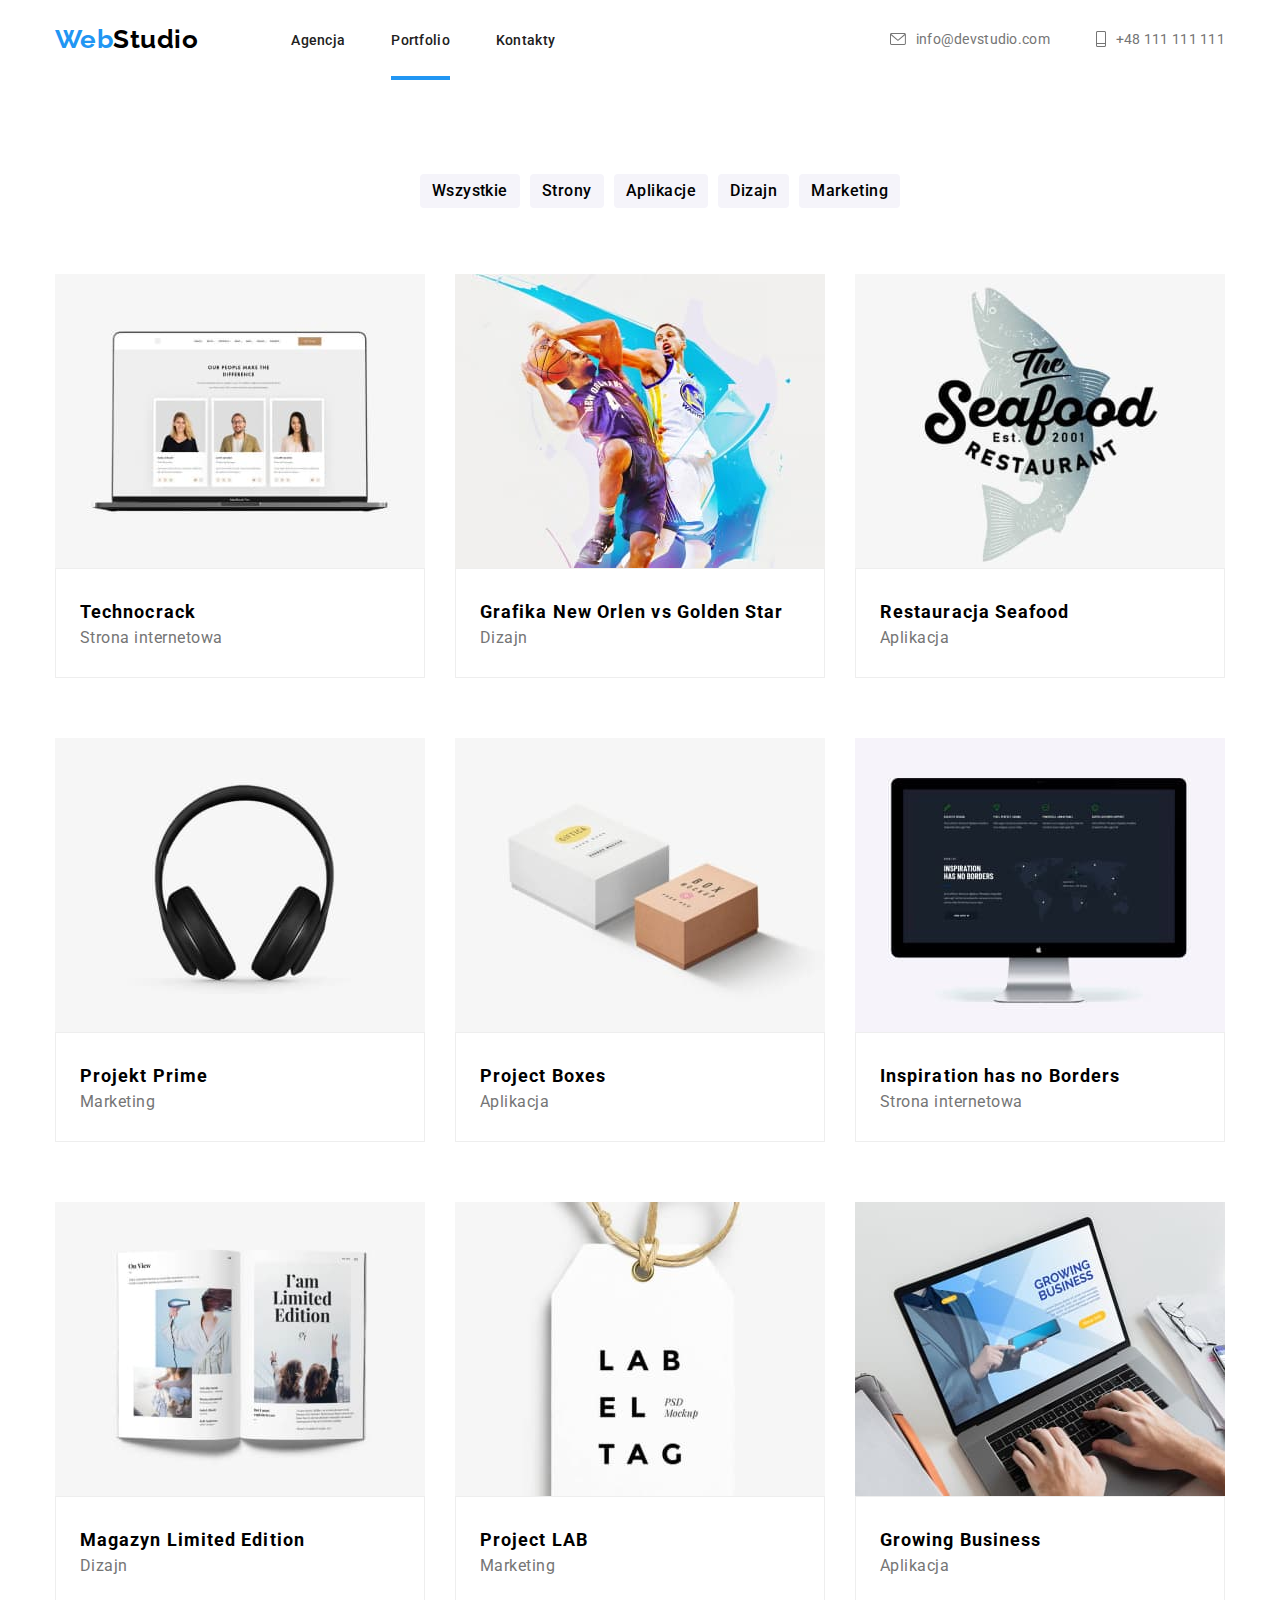
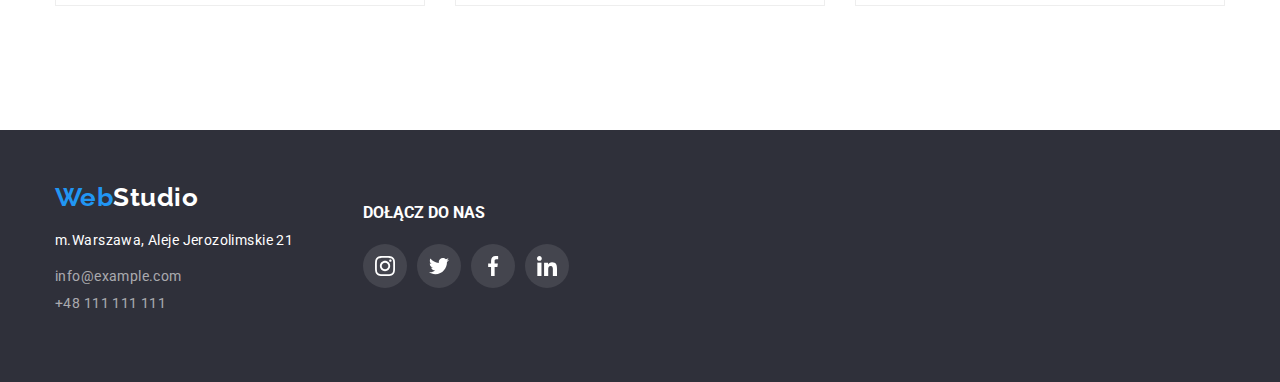
<file: portfolio.html>
<!DOCTYPE html>
<html lang="pl">
<head>
    <meta charset="UTF-8">
    <meta http-equiv="X-UA-Compatible" content="IE=edge">
    <meta name="viewport" content="width=device-width, initial-scale=1.0">
    <title>Portfolio</title>
    <link rel="stylesheet" href="https://cdnjs.cloudflare.com/ajax/libs/modern-normalize/1.0.0/modern-normalize.min.css"/>
    <link rel="stylesheet" href="./css/styles.css" />
<link rel="preconnect" href="https://fonts.googleapis.com">
<link rel="preconnect" href="https://fonts.gstatic.com" crossorigin>
<link href="https://fonts.googleapis.com/css2?family=Raleway:wght@700&family=Roboto:wght@400;500;700;900&display=swap" rel="stylesheet">
</head>
<body>   
    <header>
        <section class="headcont">
            <div class="container">
                <div class="headerdiv">
                    <div class="headdiv">
                        <nav class="head1">
                            <a class="logoup nolink" href="./index.html">
                                <span class="logoup11">Web</span>
                                <span class="logoup12">Studio</span>
                            </a>
                            <ul>             
                                <li><a class="logoup2 nolink" href="Agencja">Agencja</a></li>
                                <li><a class="logoup2 nolink nolink-line" href="portfolio.html">Portfolio</a></li>
                                <li><a class="logoup2 nolink" href="kontakty">Kontakty</a></li>
                            </ul>
                        </nav>
                    </div>
                    <div class="headdiv">
                        <nav class="head2">
                            <ul class="head2list">
                                <li><svg width="16px" height="12px"><use href="./images/icons.svg#icon-mail"></use></svg><a class="logoup3 nolink" href="mailto:info@devstudio.com">info@devstudio.com</a></li>
                                <li><svg width="10px" height="16px"><use href="./images/icons.svg#icon-phone"></use></svg><a class="logoup3 nolink" href="tel:+48 111 111 111">+48 111 111 111</a></li>
                            </ul>
                        </nav>
                    </div>
                </div>
            </div>
        </section>
     </header>
     <main>
        <section>
            <div class="container">
                <div class="bsection">
                    <ul>
                        <li><button type="button">Wszystkie</button></li>
                        <li><button type="button">Strony</button></li>
                        <li><button type="button">Aplikacje</button></li>
                        <li><button type="button">Dizajn</button></li>
                        <li><button type="button">Marketing</button></li>
                    </ul>
                </div>
            </div>
        </section>
        <section>
            <div class="container">
                <div class="wrap">
                    <ul>
                        <li>
                            <div class="portimg">
                                <img src="images/imgP1.jpg" alt="1" width="370" height="294"/>
                                    <div class="overlay">
                                        <p>Technocrack jest popularną platformą wykorzystywaną do 
                                            rozpowszechniania koronawirusa.
                                            Firmy wykorzystują tę platformę do 
                                            celów szpiegowskich i ataków na 
                                            niezabezpieczone serwery 
                                            konkurencji
                                        </p>
                                    </div>
                            </div>
                            <div class="wraptext">
                                <h3>Technocrack</h3>
                                <p>Strona internetowa</p>
                            </div>
                        </li>
                        <li>
                            <div class="portimg">
                                <img src="images/imgP2.jpg" alt="2" width="370" height="294"/>
                                    <div class="overlay">
                                        <p>Technocrack jest popularną platformą wykorzystywaną do 
                                            rozpowszechniania koronawirusa.
                                            Firmy wykorzystują tę platformę do 
                                            celów szpiegowskich i ataków na 
                                            niezabezpieczone serwery 
                                            konkurencji
                                        </p>
                                    </div>
                            </div>
                            <div class="wraptext">
                                <h3>Grafika New Orlen vs Golden Star</h3>
                                <p>Dizajn</p>
                            </div> 
                        </li>
                        <li>
                            <div class="portimg">
                                <img src="images/imgP3.jpg" alt="3" width="370" height="294"/>
                                    <div class="overlay">
                                        <p>Technocrack jest popularną platformą wykorzystywaną do 
                                            rozpowszechniania koronawirusa.
                                            Firmy wykorzystują tę platformę do 
                                            celów szpiegowskich i ataków na 
                                            niezabezpieczone serwery 
                                            konkurencji
                                        </p>
                                    </div>
                            </div>
                            <div class="wraptext">
                                <h3>Restauracja Seafood</h3>
                                <p>Aplikacja</p>
                            </div>
                        </li>
                        <li>
                            <div class="portimg">
                                <img src="images/imgP4.jpg" alt="4" width="370" height="294"/>
                                    <div class="overlay">
                                        <p>Technocrack jest popularną platformą wykorzystywaną do 
                                            rozpowszechniania koronawirusa.
                                            Firmy wykorzystują tę platformę do 
                                            celów szpiegowskich i ataków na 
                                            niezabezpieczone serwery 
                                            konkurencji
                                        </p>
                                    </div>
                            </div>
                            <div class="wraptext">
                                <h3>Projekt Prime</h3>
                                <p>Marketing</p>
                            </div>
                        </li>
                        <li>
                            <div class="portimg">
                                <img src="images/imgP5.jpg" alt="5" width="370" height="294"/>
                                    <div class="overlay">
                                        <p>Technocrack jest popularną platformą wykorzystywaną do 
                                            rozpowszechniania koronawirusa.
                                            Firmy wykorzystują tę platformę do 
                                            celów szpiegowskich i ataków na 
                                            niezabezpieczone serwery 
                                            konkurencji
                                        </p>
                                    </div>
                            </div>
                            <div class="wraptext">
                                <h3>Project Boxes</h3>
                                <p>Aplikacja</p>
                            </div>
                        </li>
                        <li>
                            <div class="portimg">
                                <img src="images/imgP6.jpg" alt="6" width="370" height="294"/>
                                    <div class="overlay">
                                        <p>Technocrack jest popularną platformą wykorzystywaną do 
                                            rozpowszechniania koronawirusa.
                                            Firmy wykorzystują tę platformę do 
                                            celów szpiegowskich i ataków na 
                                            niezabezpieczone serwery 
                                            konkurencji
                                        </p>
                                    </div>
                            </div>
                            <div class="wraptext">
                                <h3>Inspiration has no Borders</h3>
                                <p>Strona internetowa</p>
                            </div>
                        </li>
                        <li>
                            <div class="portimg">
                                <img src="images/imgP7.jpg" alt="7" width="370" height="294"/>
                                    <div class="overlay">
                                        <p>Technocrack jest popularną platformą wykorzystywaną do 
                                            rozpowszechniania koronawirusa.
                                            Firmy wykorzystują tę platformę do 
                                            celów szpiegowskich i ataków na 
                                            niezabezpieczone serwery 
                                            konkurencji
                                        </p>
                                    </div>
                            </div>
                            <div class="wraptext">
                                <h3>Magazyn Limited Edition</h3>
                                <p>Dizajn</p>
                            </div>
                        </li>
                        <li>
                            <div class="portimg">
                                <img src="images/imgP8.jpg" alt="8" width="370" height="294"/>
                                    <div class="overlay">
                                        <p>Technocrack jest popularną platformą wykorzystywaną do 
                                            rozpowszechniania koronawirusa.
                                            Firmy wykorzystują tę platformę do 
                                            celów szpiegowskich i ataków na 
                                            niezabezpieczone serwery 
                                            konkurencji
                                        </p>
                                    </div>
                            </div>
                            <div class="wraptext">
                                <h3>Project LAB</h3>
                                <p>Marketing</p>
                            </div>
                        </li>
                        <li>
                            <div class="portimg">
                                <img src="images/imgP9.jpg" alt="9" width="370" height="294"/>
                                    <div class="overlay">
                                        <p>Technocrack jest popularną platformą wykorzystywaną do 
                                            rozpowszechniania koronawirusa.
                                            Firmy wykorzystują tę platformę do 
                                            celów szpiegowskich i ataków na 
                                            niezabezpieczone serwery 
                                            konkurencji
                                        </p>
                                    </div>
                            </div>
                            <div class="wraptext">
                                <h3>Growing Business</h3>
                                <p>Aplikacja</p>
                            </div>
                        </li>
                    </ul>
                </div> 
            </div>
        </section>
     </main>
     <footer>
        <section class="footcont">
            <div class="container">
                <div class="footdiv">
                    <div class="footdivone">
                        <a class="logodown nolink" href="./index.html">
                            <span class="logodown11">Web</span>
                            <span class="logodown12">Studio</span>
                        </a>
                        <ul class="logodownlist">
                            <li><address><p class="logodown2 downaddres nolink">m.Warszawa, Aleje Jerozolimskie 21</p></address></li>
                            <li><a class="logodown2 downkontakt nolink" href="mailto:info@example.com">info@example.com</a></li>
                            <li><a class="logodown2 downkontakt nolink" href="tel:+48 111 111 111">+48 111 111 111</a></li>
                        </ul>
                    </div>
                    <div class="footdivtwo">
                        <h4>dołącz do nas</h4>
                        <ul class="">
                            <li><svg width="20px" height="20px"><use href="./images/icons.svg#icon-instagram2"></use></svg></li>
                            <li><svg width="20px" height="20px"><use href="./images/icons.svg#icon-twitter2"></use></svg></li>
                            <li><svg width="20px" height="20px"><use href="./images/icons.svg#icon-facebook2"></use></svg></li>
                            <li><svg width="20px" height="20px"><use href="./images/icons.svg#icon-linkedin2"></use></svg></li>
                        </ul>
                    </div>
                </div>
            </div>
        </section>

     </footer>
</body>
</html>
</file>
<file: css/styles.css>
/* KOLORY  */
:root {
    --color1: rgba(175, 177, 184, 1);
    --color-blue: rgba(33, 150, 243, 1);
}


.container {
    margin: 0 auto;
    inline-size: 100%;
    max-inline-size: 1200px;
    padding: 0 15px;
}

                        /* HEADER  */


.nolink {
    text-decoration: none;
    position: relative;
}
.nolink-line::after {
    content:"";
    position: absolute;
    background-color: var(--color-blue);
    left: 0;
    width: 100%;
    height: 4px;
    bottom: -32px;

}
.headcont {
    /* background-color: aqua; */
    height: 80px;
    display: flex;
    align-items: center;
    
}
.headerdiv {
    display: flex;
    justify-content: space-between;
    font-family: 'Roboto', sans-serif;
}
.headdiv {
    /* background-color:bisque; */
    /* display: inline; */
    /* display: flex; */
}
.headdiv ul {
    list-style: none;
    padding: 0;
    display: flex;
    gap: 46px;
    text-decoration: none;
}
.logohead {
    text-decoration: none;
}
.logoright {
    text-decoration: none;
}

.head1 {
    display: flex;
    align-items: center;
    /* flex-direction: row; */
    /* align-items: baseline; */
    gap: 93px;
    
}
.head2 {
    /* background-color: darkslateblue; */
    
}
.head2list {
    /* background-color: cornsilk; */
    display: flex;
    justify-content: center;
    /* display: flex;
    display: inline-flex;
    justify-content: center;
    align-items: center; 
    margin-right: 10px; */
}
.head2list li {
    /* background-color: blue; */
    display: flex;
    align-items: center;
}
.head2list svg{ 
    margin-right: 10px;
    fill: #757575;
}
.head2list svg:hover{
    cursor: pointer; 
    fill: #2196F3;
}
.logoup {
    font-family: 'Raleway', sans-serif;
    font-size: 26px;
    font-weight: 700;
    letter-spacing: 0.03rem;
    display: flex;
}

.logoup11 {
    color: #2196F3;
}
.logoup12 {
    color: #000000;
}
.logoup2 {
    color: #212121;
    font-weight: 500;
    font-size: 14px;
    line-height: 0.875px;
    /* line-height: 16px; */
    letter-spacing: 0.02em;
}
.logoup3 {
    /* background-color: darkgoldenrod; */
    color: #757575;
    font-size: 500;
    font-size: 14px;
    line-height: 0.875;
    /* line-height: 16px; */
    letter-spacing: 0.02em;
    display: flex;
    align-items: center;
}
.logoup2:hover {
    color: #2196F3;
}
.logoup3:hover {
    color: #2196F3;
}
/* .nolink-mail { */
    /* display: flex; */

    /* background-color: darkseagreen; */
    /* gap: 30px; */
    /* position: relative; */
/* } */
/* .nolink-mail::after {
    background-color: darkred;
    width: 100%;
    height: 100%;
} */
/* .nolink-mail::before {
    content: url();
    position: absolute;
    width: 16px;
    height: 12px;
    background-image: url(/images/icons.svg#icon-envelope);
    fill:#000000;
    background-color: #757575;
} */


                        /* FOOTER  */



.footcont {
    height: 252px;
    background-color: #2F303A;
    display: flex;
    /* justify-content:left; */
    align-items: center;
}
.footdiv {
    font-family: 'Roboto', sans-serif;
    /* background-color: blueviolet; */
    display: flex;
    gap: 70px;
    

}

.footdivone {
    /* background-color: blanchedalmond; */
}
.logodown {
    font-family: 'Raleway', sans-serif;
    font-size: 26px;
    font-weight: 700;
    letter-spacing: 0.03rem;
    display: flex;
}

.logodown11 {
    color: #2196F3;
}
.logodown12 {
    color: #ffffff;
}
.logodownlist li {
    margin-top: 9px;
}
.downaddres {
    color: #ffffff;
    font-style: normal;
    font-size: 14px;
    line-height: 1.71;
    /* line-height: 24px; */
    letter-spacing: 0.03em;

}
.downkontakt {
    color: rgba(255, 255, 255, 0.6);
    font-size: 14px;
    line-height: 0.583;
    /* line-height: 24px; */
    letter-spacing: 0.03em;

}
.logodown2:hover {
    color: #2196F3;
}
.footdivone ul {
    list-style: none;
    text-decoration: none;
    padding: 0;
}

.footdivtwo {
    /* background-color: coral; */
}
.footdivtwo h4 {
    text-transform: uppercase;
    color: #ffffff;
}
.footdivtwo ul {
    list-style: none;
    padding: 0;
    display: flex;
    gap: 10px;
}
.footdivtwo li {
    width: 44px;
    height: 44px;
    display: flex;
    justify-content: center;   
    align-items: center; 
    /* padding: 14px; */
    /* border: 1px solid red; */
    border-radius: 50%;
    background-color: rgba(255, 255, 255, 0.1);
}
.footdivtwo li:hover {
    background-color: #2196F3;
}

.footdivtwo svg {
    
}
.footdown li {}


.foot-div-three {
    background-color: burlywood;
}
.foot-div-three h4 {
    text-transform: uppercase;
    color: #ffffff;
}
.foot-div-three input {
    width: 358px;
    height: 50px;
    border-radius: 4px;
    /* border-color: aqua; */
    background-color:#2F303A;
}
.foot-div-three-button {
    width: 200px;
    height: 50px;
    background-color: rgba(33, 150, 243, 1);
    color: rgba(255, 255, 255, 1);
    font-weight: 700px;
    font-size: 16px;
    line-height: 0.53;
    border-radius: 4px;
    border: 0;
    margin-left: 12px;
    position: relative;
}



                        /* MAIN  */

                        /* SEKCJA 1 */

.sec1 {
    /* background-color: dimgray; */
    background: #2F303A;
    background-image: url(/images/imgback.jpg);
    background-size: cover;
    background-repeat: no-repeat;
    /* background-color: rgba(47, 48, 58, 1); */
    height: 600px;
    display: flex;
    align-items: center;
    justify-content: center;
}


.div1sec1 {
    text-align: center;
    align-items: center;
}
.div1box {
    /* align-items: center; */
    font-family: 'Roboto', sans-serif;
    /* max-width: 696px; */
}
.div1sec1 h1 {

    text-transform: uppercase;
    letter-spacing: 0.25rem;
    /* line-height: 60px; */
    font-size: 44px;
    line-height: 1.36;
    color: #FFFFFF; 
    margin: 0 auto 30px auto;
    max-inline-size: 696px;
}
.sec1-button {
    font-size: 16px;
    font-weight: 700;
    color:#FFFFFF;
    background-color: #2196F3;
    cursor: pointer;
    padding: 10px 41px;
    border-radius: 4px;  
    border: none;
    letter-spacing: 0.03em;
    font-family: inherit;
    line-height:1.875;
}







             /* MODAL  */
.backdrop {
    position: fixed;
    left: 0;
    top: 0;
    width: 100%;
    height: 100%;
    background-color: rgba(0 0 0/ .2 );
    transition: transform 0.25s;
    display: flex;

}
.is-hidden {
    /* display: none; */
    transform: translateX(-100%);
}
.modal {
    font-family: 'Roboto', sans-serif;
    width: 528px;
    height: 581px;
    border-radius: 4px;
    background-color: #ffffff;
    margin: auto;
    position: relative;

}
.modal-button-close {
    cursor: pointer;
    width: 30px;
    height: 30px;
    border-radius: 50%;
    background-color: #ffffff;
    border-color: rgba(0, 0, 0, 0.1);
    position: absolute;
    right: 8px;
    top: 8px;
    
}

.modal-head {
    /* background-color: burlywood; */
    margin-top: 40px;
}
.modal-head h2 {
    font-size: 20px;
    line-height: 0.85;
    color: rgba(33, 33, 33, 1);
}


.modal-one-div ul {
    list-style: none;
    padding: 0;
}
.modal-one-div li {
    margin-top: 28px;
}
.form-one {
    /* background-color: darkgreen; */
    display: flex;
    justify-content: center;
}
.fieldset {
    /* background-color: chocolate; */
    border-color: var(--color-blue);
    border-radius: 4px;
    margin: 0;
    padding: 0;
    width: 448px;
    height: 40px;
    display: flex;
    align-items: center;
    position: relative;
}
.fieldset-sec {
    /* background-color: rgb(30, 57, 210); */
    border-color: var(--color-blue);
    border-radius: 4px;
    margin: 0;
    padding: 0;
    width: 448px;
    height: 120px;
    display: flex;
    align-items: center;
    position: relative;
}

.input-one {
    margin-left: 15px;
    width: 380px;
    height: 16px;
    /* background-color: cadetblue; */
    /* border-radius: 4px; */
    /* border-color: goldenrod; */
    border: 0;
    
    color: rgba(117, 117, 117, 1);
}

.input-sec {
    font-size: 12px;
    width: 416px;
    height: 96px;
    margin-left: 15px;
    border: 0;
    /* width: 150px;
    height: 16px; */
    /* border-radius: 4px; */
    /* border-color: goldenrod; */
}
.label-one {
    position: absolute;
    top: -16px;
    font-size: 12px;
}
.label-one-svg {
    margin-left: 15px;
}

.modal-two-div {
    background-color: antiquewhite;
}
.modal-two-div ul {
    list-style: none;
    display: flex;
    align-items: center;
}



.modal-three-div {
    background-color: aquamarine;
}
.modal-three-div button {
    width: 200px;
    height: 50px;
    border: none;
    border-radius: 4px;
    font-family: inherit;
    font-weight: 700px;
    font-size: 16px;
    line-height: 0.53;
    background-color: rgba(33, 150, 243, 1);
    color: #ffffff;
}











                        /* SEKCJA 2 */






.loremlistcont {
    /* background-color: beige; */
    display: flex;
    justify-content: center;
    align-items: center;
    margin-top: 94px;
    /* margin-bottom: 94px; */
}
.loremlist {
    font-family: 'Roboto', sans-serif;
    /* display: block; */
    
}
.loremlist h2 {
    display: none;

}
.loremlist ul {
    /* background-color: #486548; */
    list-style: none;
    display: flex;
    padding: 0;
    gap: 30px;
}
.loremlist h3 {
    color: #212121;
    font-size:14px;
    line-height: 0.875;
    /* line-height: 16px; */
    letter-spacing: 0.03em;
    text-transform: uppercase;
    /* margin-block-end: 10px; */
}
.loremlist p {
    color: #757575;
    font-size: 14px;
    letter-spacing: 0.03em;

}
.loremlist li {
    /* background-color: #457812; */
    /* width: 270px; */

}

.lorembox {
    /* background-color: #254721; */
    display: flex;
    justify-content: center;
    align-items: center;
    width: 270px;
    height: 120px;
    background: #F5F4FA;
    border-radius: 4px;
}



                        /* SEKCJA 3 */



.loremimg {
    margin-top: 94px;
    /* background-color:darkgrey; */
    display: flex;
    justify-content: center;
}
.loremimgdiv {
    /* background-color: gold; */
    font-family: 'Roboto', sans-serif;
    text-align: center;
}
.loremimgdiv h2 {
    font-size: 36px;
    /* line-height: 42px; */
    line-height: 0.857;
    letter-spacing: 0.03em;
    margin-block-end: 50px;
}
.loremimgdiv ul {
    list-style: none;
    display: flex;
    justify-content: center;
    gap: 30px;
    padding: 0;
    margin-bottom: 94px;
}
.loremimgdiv img {
    position: relative;
}
.lorem-img-foot {
    /* background-color: darksalmon; */
    background-color: rgba(47, 48, 58, 0.8);
    width: 370px;
    height: 70px;
    position: absolute;
    /* z-index: 1; */
    top: 1455px;
    display: flex;
    align-items: center;
    justify-content: center;
}
.lorem-img-foot h3 {
    color: rgba(255, 255, 255, 1);
    text-transform: uppercase;
    font-size: 14px;
    line-height: 0.85;
}




                        /* SEKCJA 4 */




.teamcont {
    /* background-color: blanchedalmond; */
    background: #F5F4FA;
    display: flex;
    justify-content: center;
    align-items: center;
    height: 648px;
}
.teamdiv {
    /* margin-block: 94px; */
    /* background-color: rgb(121, 45, 45); */
    font-family: 'Roboto', sans-serif;
}
.teamdivdown {
    gap: 30px;
}
.teamdiv h2 {
    text-align: center;
    font-size: 36px;
    line-height: 0.857;
    /* line-height: 42px; */
    letter-spacing: 0.03em;
    margin-block-end: 50px;
}
.teamdiv ul {
    list-style: none;
    display: flex;
    justify-content: center;
    /* gap: 30px; */
    padding: 0;
}

.teamdiv li {
    box-shadow: 0px 1px 3px rgba(0, 0, 0, 0.12), 0px 1px 1px rgba(0, 0, 0, 0.14), 0px 2px 1px rgba(0, 0, 0, 0.2);
    border-radius: 0px 0px 4px 4px;
    background-color: #ffffff;
    text-align: center;
}

.teamdiv h3 {
    font-size: 16px;
    line-height: 0.842;
    /* line-height: 19px; */
    letter-spacing: 0.03em;
    padding-top: 30px;
    padding-bottom: 10px;
}
.teamdiv p {
    font-size: 16px;
    line-height: 0.842;
    /* line-height: 19px; */
    letter-spacing: 0.03em;
    color:#757575;
    padding-bottom: 16px;
}

.teamdivsvg {
    /* background-color: cadetblue; */
    margin-bottom: 30px; 
    gap: 10px;
}
.teamdivsvg li {
    /* border: 1px solid rgb(152, 146, 158); */
    /* background-color: crimson; */
    border-radius: 50%;
    width: 44px;
    height: 44px;
    display: flex;
    justify-content: center;
    align-items: center;
    /* padding: 14px; */
    box-shadow: none;
    }
.teamdivsvg li:hover {
    background-color: #2196F3;
    fill: #ffffff;
}
.teamdivsvg li:hover svg {
    fill: #ffffff;
}
.teamdivsvg svg {
    fill: #AFB1B8;
}
/* .teamdivsvg svg:hover {
    fill: #FFFFFF;
    fill: blueviolet;
} */









                        /* SEKCJA 5 */
.castomerscont {
    /* background-color: aquamarine; */
    font-family: 'Roboto', sans-serif;
    /* height: 350px; */
    display: flex;
    justify-content: center;
    align-items: center;
}
.castomerscontdiv {
    /* background-color: azure; */
    text-align: center;
    margin: 94px 0;
}
.castomerscontdiv h2 {
    font-size: 36px;
}
.castomerscontdiv ul {
    /* background-color: bisque; */
    list-style: none;
    padding: 0;
    display: flex;
    justify-content: space-between;
}
.castomerscontdiv svg {
    border:1px solid #AFB1B8;
    fill: #AFB1B8;
}
.castomerscontdiv svg:hover {
    border: solid 1px #2196F3;
    fill: var(--color-blue);
    /* fill: #2196f3; */
}





                            /* PORTFOLIO  */


                            /* SEKCJA 1  */


/* .booooo
.opppp
.ppppppppppp
.lllllllll */
.bsection {
    font-family: 'Roboto', sans-serif;

}
.bsection ul {
    display: flex;
    justify-content: center;
    gap: 10px;
    list-style: none;
    /* padding-block-start: 80px;
    padding-block-end: 20px; */
    margin-top: 94px;
    margin-bottom: 50px;
}
.bsection button {
    font-weight: 500;
    cursor: pointer;
    background-color: #F5F4FA;
    padding: 12px;
    border-radius: 4px;  
    border: none;
    letter-spacing: 0.03em;
    font-family: inherit;
    font-size: 16px;
    line-height: 0.615;
    /* line-height: 26px; */
}
.bsection button:hover {
    background-color: #2196F3;
    color: #FFFFFF;
}
.bsection button:focus {
    box-shadow: 0px 3px 1px rgba(0, 0, 0, 0.1), 0px 1px 2px rgba(0, 0, 0, 0.08), 0px 2px 2px rgba(0, 0, 0, 0.12);
}
                                /* SEKCJA 2  */
.wrap {
    /* background-color: antiquewhite; */
    display: flex;
    font-family: 'Roboto', sans-serif;
}
.wrap ul {
    display: flex;
    flex-wrap: wrap;
    margin-bottom: 94px;
    list-style: none;
    padding: 0;
    gap: 30px;
}
.wrap li {
    flex-basis: calc(100%/3);
    margin-bottom: 30px;
    max-width: 370px;        

}
.wrap li:hover {
    box-shadow: 0px 1px 1px rgba(0, 0, 0, 0.12), 0px 4px 4px rgba(0, 0, 0, 0.06), 1px 4px 6px rgba(0, 0, 0, 0.16);
}
.portimg {
    position: relative;
    width: 370px;
    height: 294px;
    overflow: hidden;
}
.portimg:hover .overlay {
    transform: translatey(0);
    background-color: rgba(33, 150, 243, 0.9);
    /* background-color: blueviolet; */
}                     
.wraptext {
    background-color: #ffffff;
    border: 1px solid #EEEEEE;
    width: 370px;
    height: 110px;
    padding: 20px 24px 20px 24px;
}
.wrap h3 {
    /* margin-inline-start: 30px; */
    font-size: 18px;
    /* line-height: 36px; */
    line-height: 0.5;
    letter-spacing: 0.06em;
    /* margin-bottom: 4px; */
}
.wrap p {
    /* margin-inline-start: 30px; */
    color: #757575;
    font-size: 16px;
    line-height: 0.533;
    /* line-height: 30px; */
    letter-spacing: 0.03em;
}

.overlay {
    position: absolute;
  top: 0;
  left: 0;
  /* width: 370px;
  height: 294px; */
  padding: 49px 45px 49px 24px;

  transform: translatey(100%);
  transition: transform 250ms ease;
}
.overlay > p {
    font-size: 18px;
    font-family: 'Roboto', sans-serif;
    line-height: 1.55;
    color: #ffffff;
    margin:auto;
    

}
</file>
